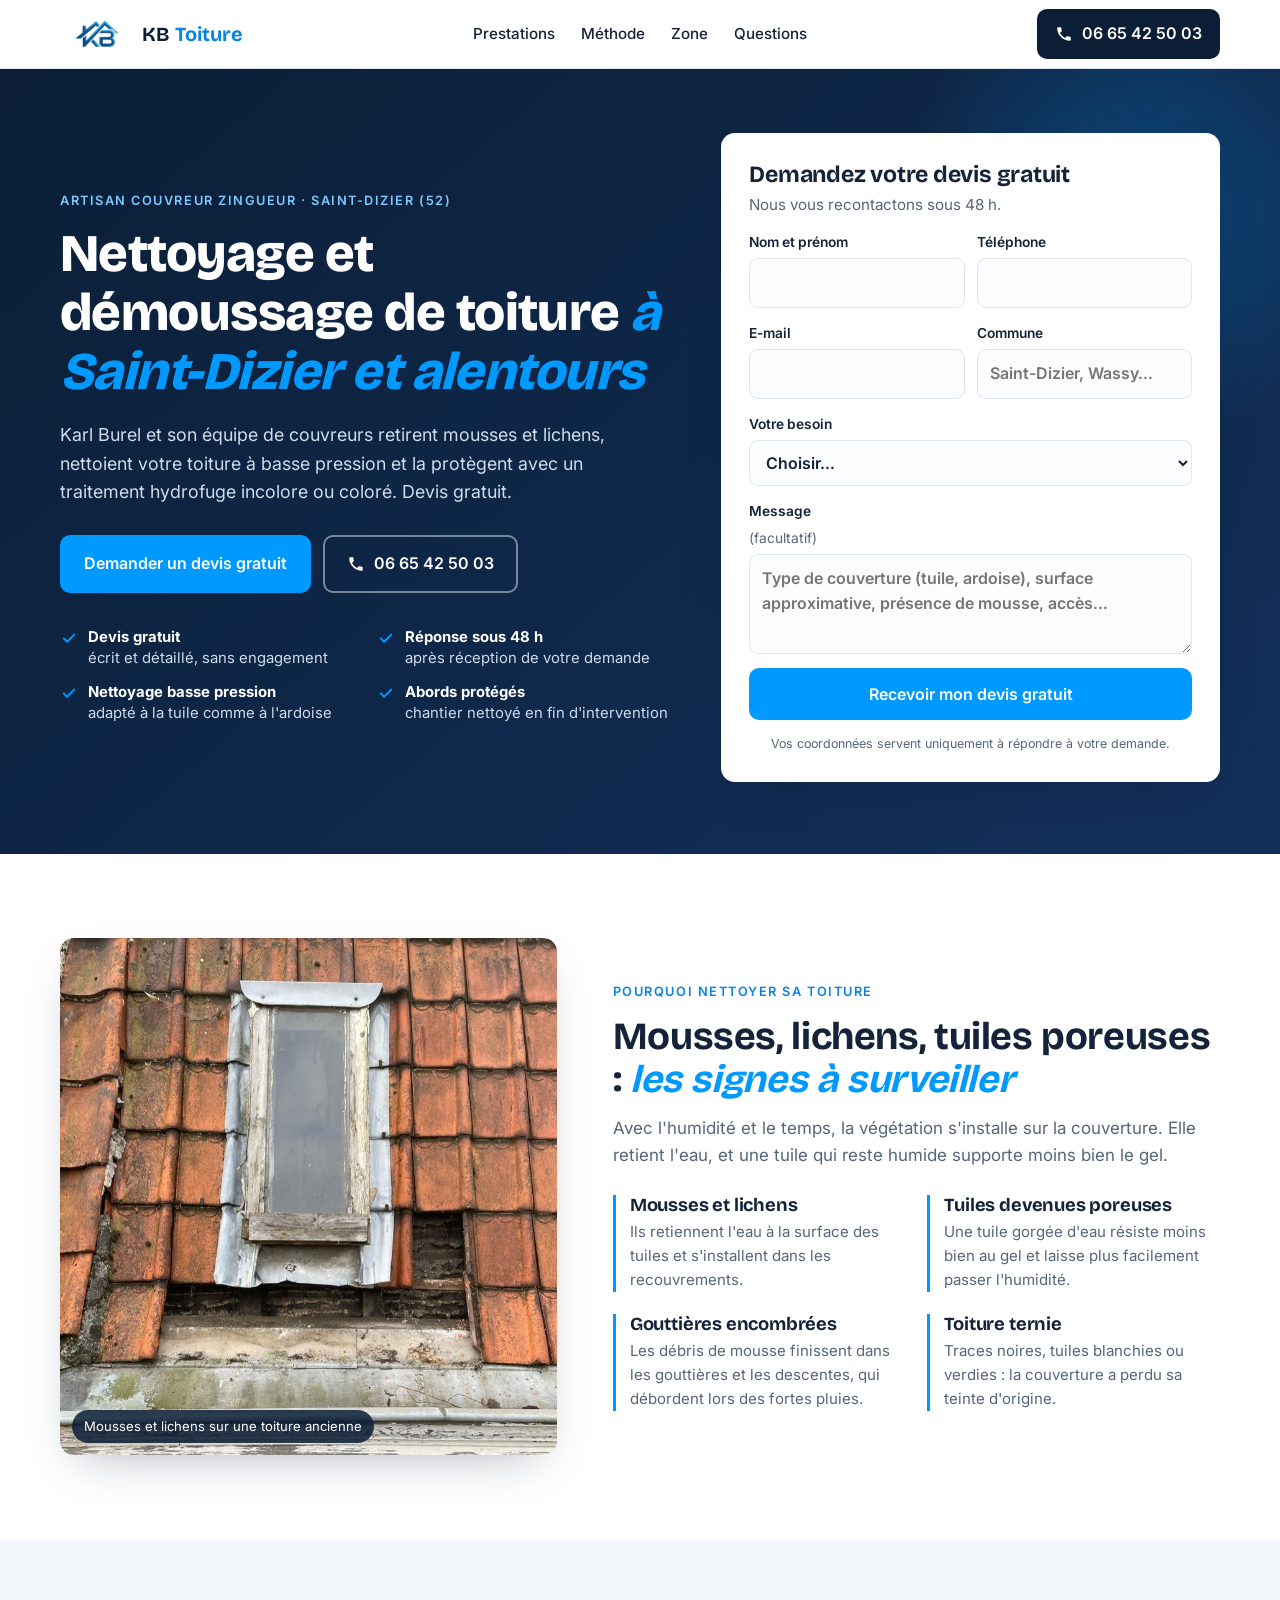
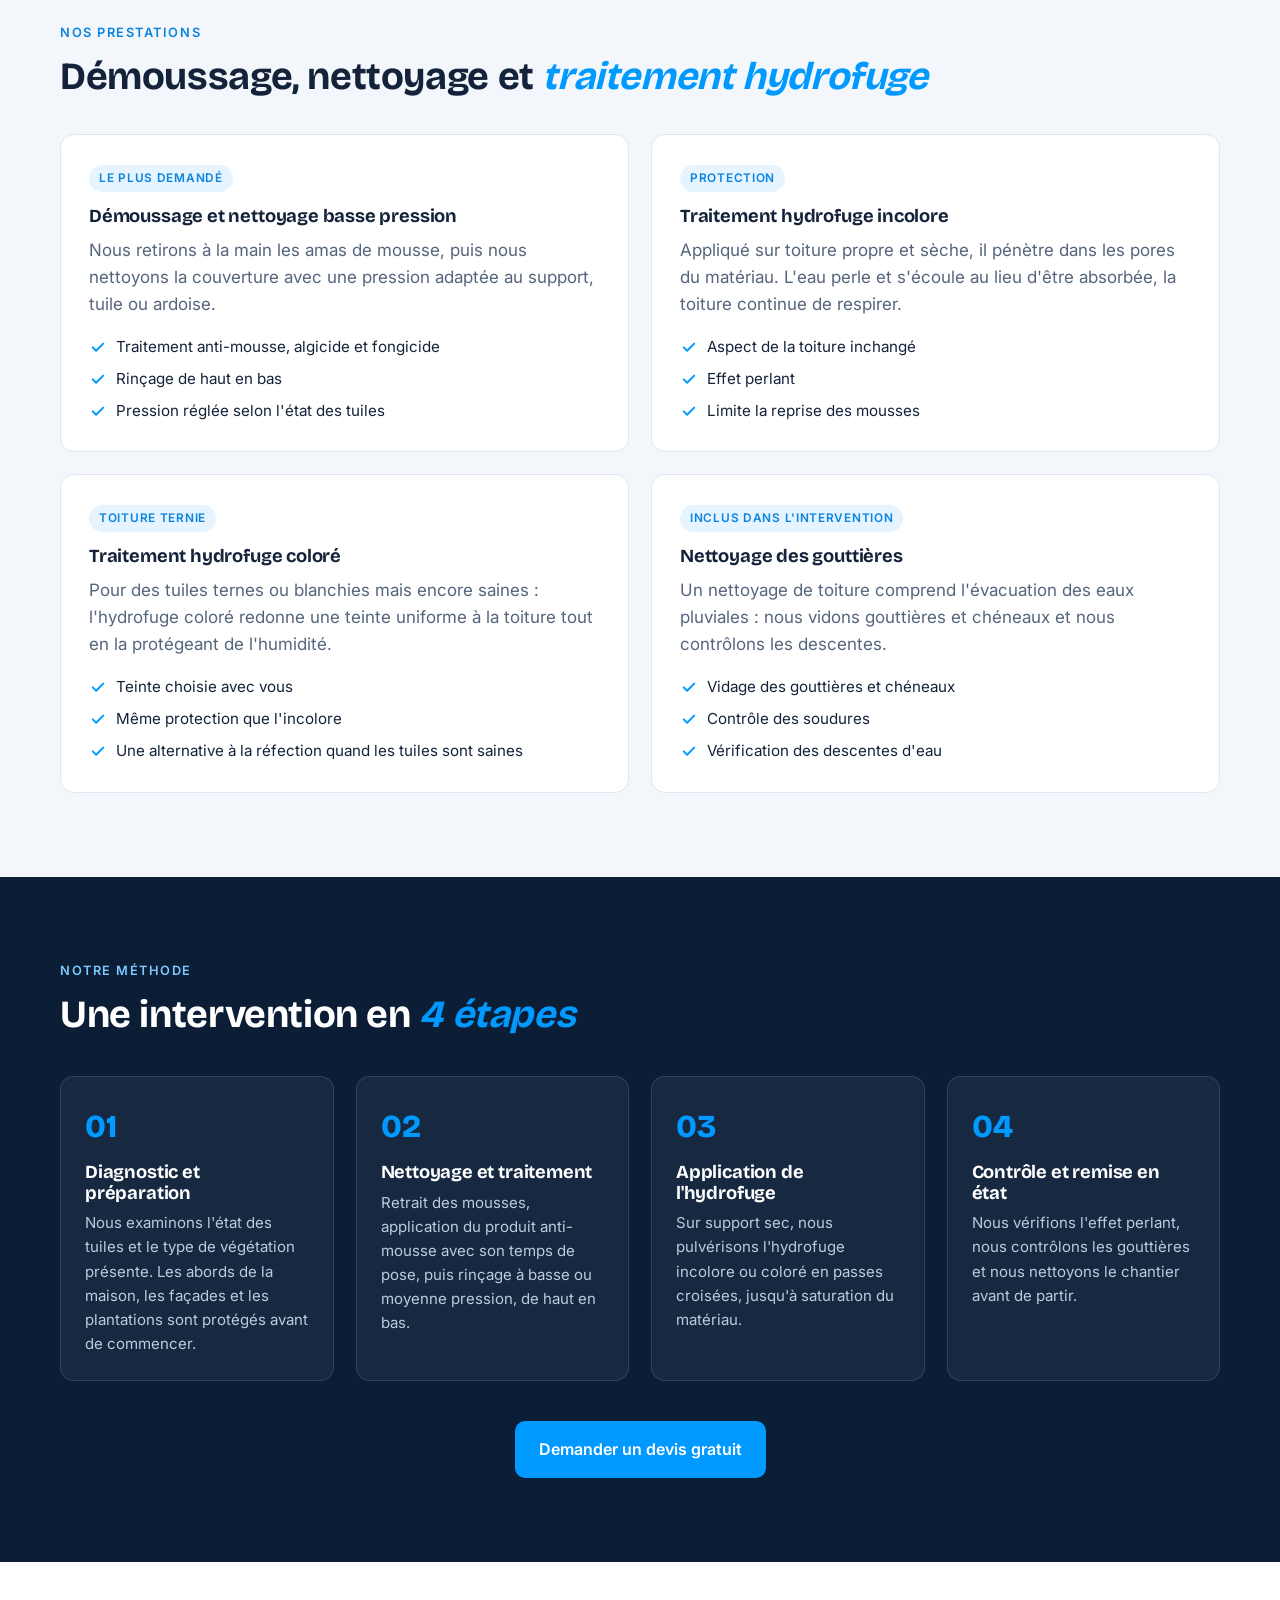
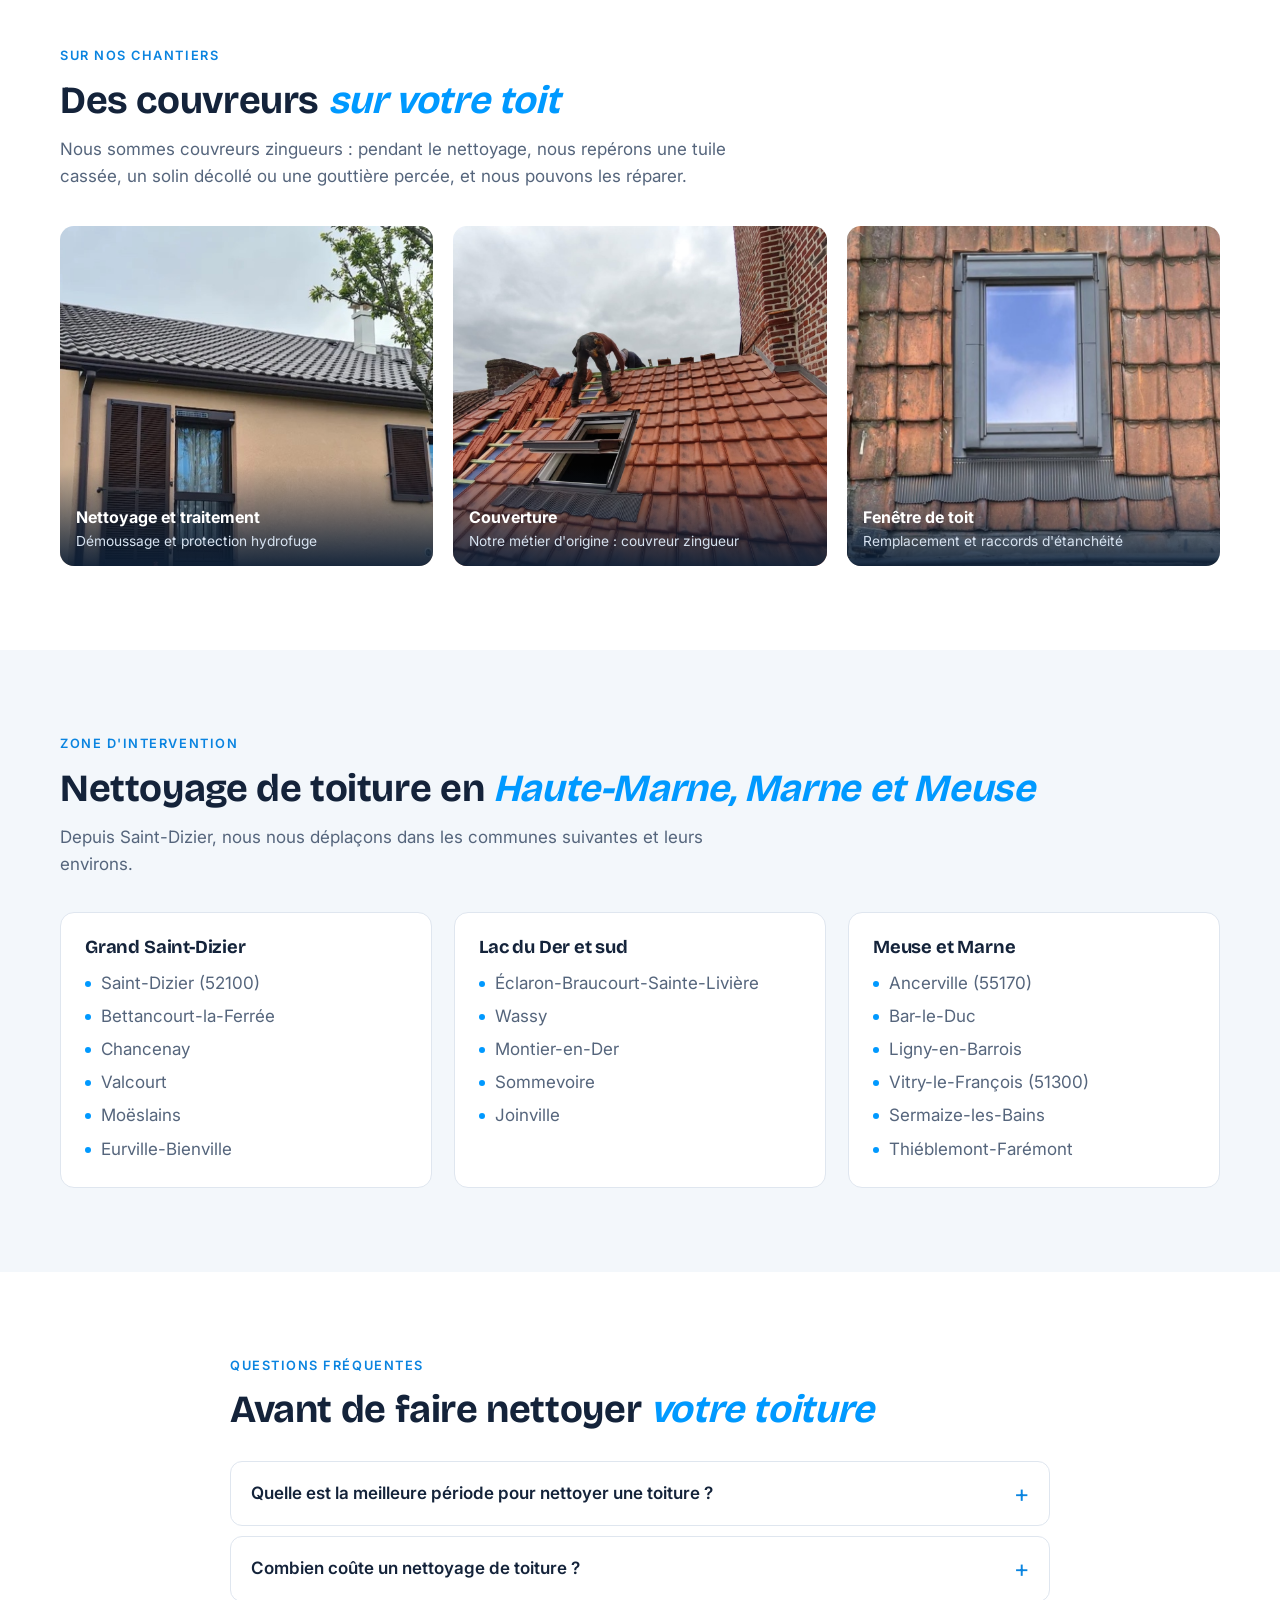
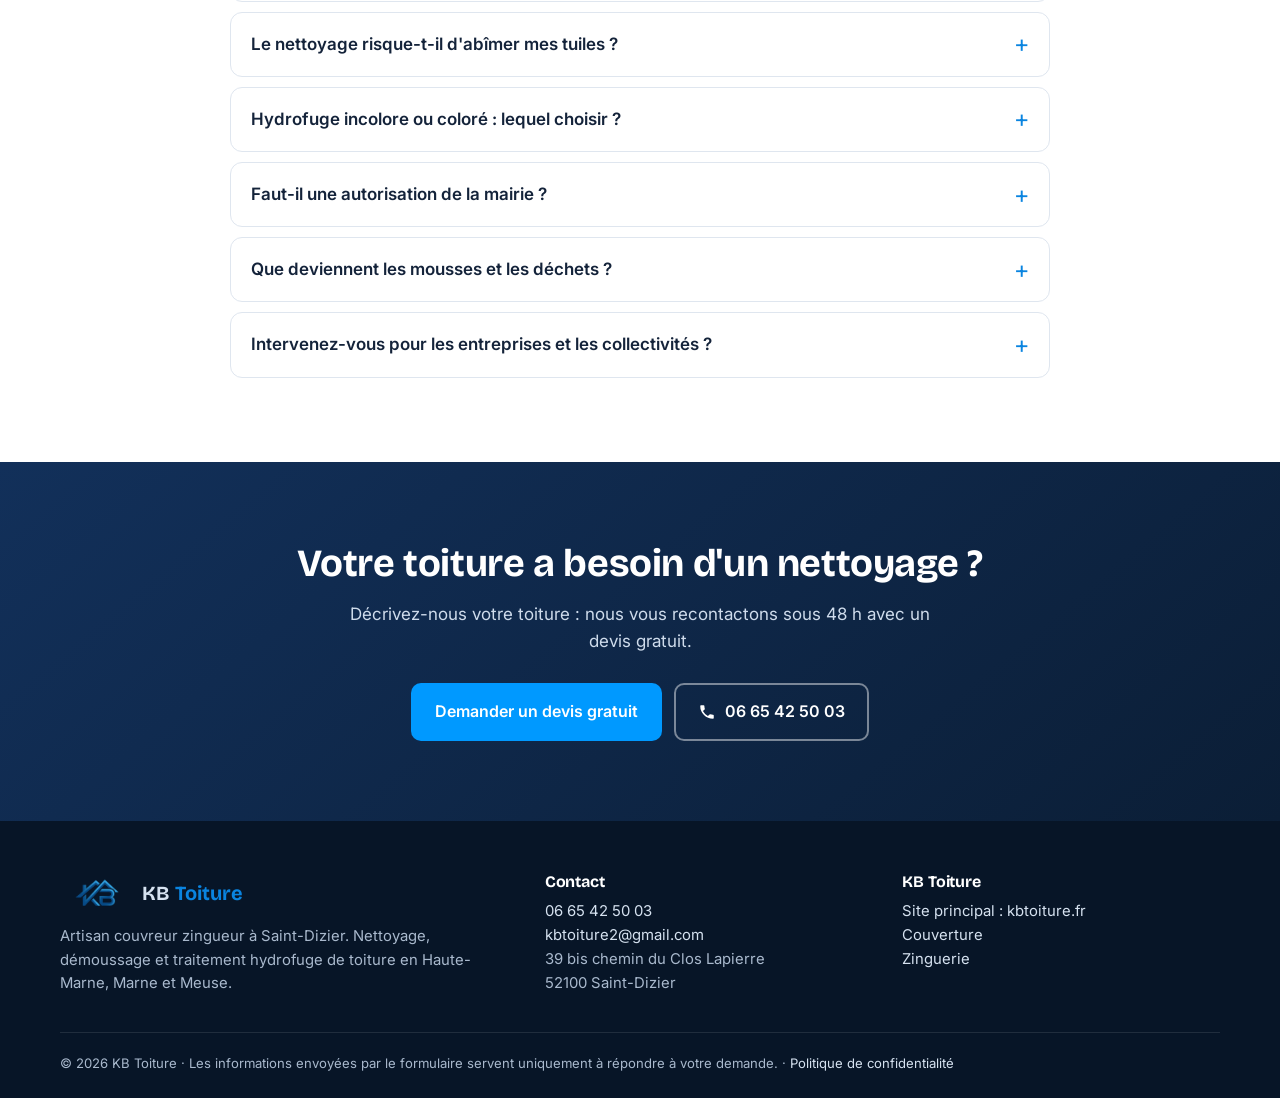
<file: index.html>
<!DOCTYPE html>
<html lang="fr">
<head>
<meta charset="utf-8">
<meta name="viewport" content="width=device-width, initial-scale=1">
<!-- GTM : renseigner GTM_ID dans build.py -->
<title>Nettoyage et démoussage de toiture à Saint-Dizier | KB Toiture</title>
<meta name="description" content="Démoussage, nettoyage basse pression et traitement hydrofuge de votre toiture à Saint-Dizier et alentours (52, 51, 55). Devis gratuit, réponse sous 48 h.">
<meta name="robots" content="noindex, follow">
<link rel="canonical" href="https://cleanibat.github.io/kb-toiture-lp/">
<meta property="og:type" content="website">
<meta property="og:locale" content="fr_FR">
<meta property="og:title" content="Nettoyage et démoussage de toiture à Saint-Dizier | KB Toiture">
<meta property="og:description" content="Démoussage, nettoyage basse pression et traitement hydrofuge de votre toiture à Saint-Dizier et alentours (52, 51, 55). Devis gratuit, réponse sous 48 h.">
<meta property="og:image" content="https://cleanibat.github.io/kb-toiture-lp/img/pose-tuiles.jpg">
<meta property="og:url" content="https://cleanibat.github.io/kb-toiture-lp/">
<meta name="theme-color" content="#0B1E36">
<link rel="icon" type="image/png" href="img/favicon.png">
<link rel="preconnect" href="https://fonts.googleapis.com">
<link rel="preconnect" href="https://fonts.gstatic.com" crossorigin>
<link href="https://fonts.googleapis.com/css2?family=Bricolage+Grotesque:opsz,wght@12..96,600;12..96,700;12..96,800&family=Inter:wght@400;500;600&display=swap" rel="stylesheet">
<link rel="stylesheet" href="style.css">
<script type="application/ld+json">{"@context": "https://schema.org", "@type": "RoofingContractor", "name": "KB Toiture", "url": "https://kbtoiture.fr/", "telephone": "+33665425003", "email": "kbtoiture2@gmail.com", "image": "https://cleanibat.github.io/kb-toiture-lp/img/pose-tuiles.jpg", "address": {"@type": "PostalAddress", "streetAddress": "39 bis chemin du Clos Lapierre", "postalCode": "52100", "addressLocality": "Saint-Dizier", "addressCountry": "FR"}, "areaServed": ["Saint-Dizier (52100)", "Bettancourt-la-Ferrée", "Chancenay", "Valcourt", "Moëslains", "Eurville-Bienville", "Éclaron-Braucourt-Sainte-Livière", "Wassy", "Montier-en-Der", "Sommevoire", "Joinville", "Ancerville (55170)", "Bar-le-Duc", "Ligny-en-Barrois", "Vitry-le-François (51300)", "Sermaize-les-Bains", "Thiéblemont-Farémont"]}</script>
<script type="application/ld+json">{"@context": "https://schema.org", "@type": "FAQPage", "mainEntity": [{"@type": "Question", "name": "Quelle est la meilleure période pour nettoyer une toiture ?", "acceptedAnswer": {"@type": "Answer", "text": "Le nettoyage se fait en toute saison. Nous fixons la date d'intervention en fonction de la météo, l'hydrofuge s'appliquant sur un support sec."}}, {"@type": "Question", "name": "Combien coûte un nettoyage de toiture ?", "acceptedAnswer": {"@type": "Answer", "text": "Le prix dépend de la surface, de la pente, de l'accès, de l'état des tuiles et du traitement choisi (démoussage seul, hydrofuge incolore ou coloré). Nous vous remettons un devis gratuit, écrit et détaillé, après avoir vu la toiture ou vos photos."}}, {"@type": "Question", "name": "Le nettoyage risque-t-il d'abîmer mes tuiles ?", "acceptedAnswer": {"@type": "Answer", "text": "Nous travaillons à basse ou moyenne pression, réglée selon le support, après avoir retiré les mousses à la main. Si des tuiles sont cassées ou trop fragiles, nous vous le signalons avant d'intervenir : nous sommes couvreurs et pouvons les remplacer."}}, {"@type": "Question", "name": "Hydrofuge incolore ou coloré : lequel choisir ?", "acceptedAnswer": {"@type": "Answer", "text": "L'incolore protège sans modifier l'aspect de la toiture. Le coloré convient aux tuiles ternies ou blanchies que vous souhaitez raviver. Nous vous conseillons au cas par cas lors du diagnostic."}}, {"@type": "Question", "name": "Faut-il une autorisation de la mairie ?", "acceptedAnswer": {"@type": "Answer", "text": "Un nettoyage ou un hydrofuge incolore ne modifient pas l'aspect de la maison et ne demandent pas de démarche. Si l'hydrofuge coloré change la teinte de la toiture, une déclaration préalable en mairie peut être nécessaire : renseignez-vous auprès de votre commune, surtout en secteur protégé."}}, {"@type": "Question", "name": "Que deviennent les mousses et les déchets ?", "acceptedAnswer": {"@type": "Answer", "text": "Les mousses retirées sont ramassées, les gouttières sont vidées et les abords sont nettoyés en fin de chantier."}}, {"@type": "Question", "name": "Intervenez-vous pour les entreprises et les collectivités ?", "acceptedAnswer": {"@type": "Answer", "text": "Oui. Nous intervenons pour les particuliers comme pour les professionnels, syndics et collectivités de Haute-Marne et des communes voisines de la Marne et de la Meuse."}}]}</script>
</head>
<body>
<header class="top">
  <div class="wrap top-in">
    <a class="brand" href="index.html" aria-label="KB Toiture"><img src="img/logo.png" width="92" height="50" alt="Logo KB Toiture"><span>KB <b>Toiture</b></span></a>
    <nav class="top-nav" aria-label="Sections"><a href="#prestations">Prestations</a><a href="#methode">Méthode</a><a href="#zone">Zone</a><a href="#faq">Questions</a></nav>
    <a class="btn btn-call" href="tel:+33665425003"><svg viewBox="0 0 24 24" width="18" height="18" aria-hidden="true"><path fill="currentColor" d="M6.6 10.8a15.1 15.1 0 0 0 6.6 6.6l2.2-2.2a1 1 0 0 1 1-.25 11.4 11.4 0 0 0 3.6.57 1 1 0 0 1 1 1V20a1 1 0 0 1-1 1A17 17 0 0 1 3 4a1 1 0 0 1 1-1h3.5a1 1 0 0 1 1 1c0 1.25.2 2.45.57 3.57a1 1 0 0 1-.25 1z"/></svg><span>06 65 42 50 03</span></a>
  </div>
</header>
<main>
<section class="hero">
  <div class="wrap hero-in">
    <div class="hero-txt">
      <p class="eyebrow">Artisan couvreur zingueur · Saint-Dizier (52)</p>
      <h1>Nettoyage et démoussage de toiture <em>à Saint-Dizier et alentours</em></h1>
      <p class="lead">Karl Burel et son équipe de couvreurs retirent mousses et lichens, nettoient votre toiture à basse pression et la protègent avec un traitement hydrofuge incolore ou coloré. Devis gratuit.</p>
      <div class="cta"><a href="#devis" class="btn btn-main">Demander un devis gratuit</a><a href="tel:+33665425003" class="btn btn-ghost"><svg viewBox="0 0 24 24" width="18" height="18" aria-hidden="true"><path fill="currentColor" d="M6.6 10.8a15.1 15.1 0 0 0 6.6 6.6l2.2-2.2a1 1 0 0 1 1-.25 11.4 11.4 0 0 0 3.6.57 1 1 0 0 1 1 1V20a1 1 0 0 1-1 1A17 17 0 0 1 3 4a1 1 0 0 1 1-1h3.5a1 1 0 0 1 1 1c0 1.25.2 2.45.57 3.57a1 1 0 0 1-.25 1z"/></svg><span>06 65 42 50 03</span></a></div>
      <ul class="reas"><li><svg viewBox="0 0 24 24" width="18" height="18" aria-hidden="true"><path fill="none" stroke="currentColor" stroke-width="2.6" stroke-linecap="round" stroke-linejoin="round" d="M5 12.5l4.5 4.5L19 7.5"/></svg><span><b>Devis gratuit</b> écrit et détaillé, sans engagement</span></li><li><svg viewBox="0 0 24 24" width="18" height="18" aria-hidden="true"><path fill="none" stroke="currentColor" stroke-width="2.6" stroke-linecap="round" stroke-linejoin="round" d="M5 12.5l4.5 4.5L19 7.5"/></svg><span><b>Réponse sous 48 h</b> après réception de votre demande</span></li><li><svg viewBox="0 0 24 24" width="18" height="18" aria-hidden="true"><path fill="none" stroke="currentColor" stroke-width="2.6" stroke-linecap="round" stroke-linejoin="round" d="M5 12.5l4.5 4.5L19 7.5"/></svg><span><b>Nettoyage basse pression</b> adapté à la tuile comme à l&#x27;ardoise</span></li><li><svg viewBox="0 0 24 24" width="18" height="18" aria-hidden="true"><path fill="none" stroke="currentColor" stroke-width="2.6" stroke-linecap="round" stroke-linejoin="round" d="M5 12.5l4.5 4.5L19 7.5"/></svg><span><b>Abords protégés</b> chantier nettoyé en fin d&#x27;intervention</span></li></ul>
    </div>
    <div class="hero-form" id="devis"><form id="devisForm" class="form" method="POST" action="contact.php">
  <h2>Demandez votre devis gratuit</h2>
  <p class="form-sub">Nous vous recontactons sous 48 h.</p>
  <input type="hidden" name="Source" value="LP Nettoyage de toiture">
  <input type="text" name="_honey" tabindex="-1" autocomplete="off" class="hp" aria-hidden="true">
  <div class="row"><label>Nom et prénom<input type="text" name="Nom" required autocomplete="name"></label>
  <label>Téléphone<input type="tel" name="Téléphone" required autocomplete="tel" inputmode="tel"></label></div>
  <div class="row"><label>E-mail<input type="email" name="Email" required autocomplete="email"></label>
  <label>Commune<input type="text" name="Localité" required autocomplete="address-level2" placeholder="Saint-Dizier, Wassy…"></label></div>
  <label>Votre besoin<select name="Besoin" required><option value="" disabled selected>Choisir…</option><option>Démoussage / nettoyage de toiture</option><option>Traitement hydrofuge incolore</option><option>Traitement hydrofuge coloré</option><option>Nettoyage des gouttières</option><option>Nettoyage + hydrofuge</option><option>Autre demande</option></select></label>
  <label>Message <span class="opt">(facultatif)</span><textarea name="Message" rows="3" placeholder="Type de couverture (tuile, ardoise), surface approximative, présence de mousse, accès…"></textarea></label>
  <button type="submit" class="btn btn-main" data-sending="Envoi…">Recevoir mon devis gratuit</button>
  <p class="form-note">Vos coordonnées servent uniquement à répondre à votre demande.</p>
</form></div>
  </div>
</section>

<section class="sec">
  <div class="wrap two">
    <figure class="photo"><img src="img/toiture-mousse.jpg" width="800" height="966" alt="Toiture ancienne en tuiles avec mousses et lichens avant intervention" loading="lazy"><figcaption>Mousses et lichens sur une toiture ancienne</figcaption></figure>
    <div>
      <p class="eyebrow">Pourquoi nettoyer sa toiture</p>
      <h2>Mousses, lichens, tuiles poreuses : <em>les signes à surveiller</em></h2>
      <p class="intro">Avec l'humidité et le temps, la végétation s'installe sur la couverture. Elle retient l'eau, et une tuile qui reste humide supporte moins bien le gel.</p>
      <ul class="signs"><li><h3>Mousses et lichens</h3><p>Ils retiennent l&#x27;eau à la surface des tuiles et s&#x27;installent dans les recouvrements.</p></li><li><h3>Tuiles devenues poreuses</h3><p>Une tuile gorgée d&#x27;eau résiste moins bien au gel et laisse plus facilement passer l&#x27;humidité.</p></li><li><h3>Gouttières encombrées</h3><p>Les débris de mousse finissent dans les gouttières et les descentes, qui débordent lors des fortes pluies.</p></li><li><h3>Toiture ternie</h3><p>Traces noires, tuiles blanchies ou verdies : la couverture a perdu sa teinte d&#x27;origine.</p></li></ul>
    </div>
  </div>
</section>

<section class="sec sec-alt" id="prestations">
  <div class="wrap">
    <p class="eyebrow">Nos prestations</p>
    <h2>Démoussage, nettoyage et <em>traitement hydrofuge</em></h2>
    <div class="cards"><article class="card"><span class="tag">Le plus demandé</span><h3>Démoussage et nettoyage basse pression</h3><p>Nous retirons à la main les amas de mousse, puis nous nettoyons la couverture avec une pression adaptée au support, tuile ou ardoise.</p><ul><li><svg viewBox="0 0 24 24" width="18" height="18" aria-hidden="true"><path fill="none" stroke="currentColor" stroke-width="2.6" stroke-linecap="round" stroke-linejoin="round" d="M5 12.5l4.5 4.5L19 7.5"/></svg>Traitement anti-mousse, algicide et fongicide</li><li><svg viewBox="0 0 24 24" width="18" height="18" aria-hidden="true"><path fill="none" stroke="currentColor" stroke-width="2.6" stroke-linecap="round" stroke-linejoin="round" d="M5 12.5l4.5 4.5L19 7.5"/></svg>Rinçage de haut en bas</li><li><svg viewBox="0 0 24 24" width="18" height="18" aria-hidden="true"><path fill="none" stroke="currentColor" stroke-width="2.6" stroke-linecap="round" stroke-linejoin="round" d="M5 12.5l4.5 4.5L19 7.5"/></svg>Pression réglée selon l&#x27;état des tuiles</li></ul></article><article class="card"><span class="tag">Protection</span><h3>Traitement hydrofuge incolore</h3><p>Appliqué sur toiture propre et sèche, il pénètre dans les pores du matériau. L&#x27;eau perle et s&#x27;écoule au lieu d&#x27;être absorbée, la toiture continue de respirer.</p><ul><li><svg viewBox="0 0 24 24" width="18" height="18" aria-hidden="true"><path fill="none" stroke="currentColor" stroke-width="2.6" stroke-linecap="round" stroke-linejoin="round" d="M5 12.5l4.5 4.5L19 7.5"/></svg>Aspect de la toiture inchangé</li><li><svg viewBox="0 0 24 24" width="18" height="18" aria-hidden="true"><path fill="none" stroke="currentColor" stroke-width="2.6" stroke-linecap="round" stroke-linejoin="round" d="M5 12.5l4.5 4.5L19 7.5"/></svg>Effet perlant</li><li><svg viewBox="0 0 24 24" width="18" height="18" aria-hidden="true"><path fill="none" stroke="currentColor" stroke-width="2.6" stroke-linecap="round" stroke-linejoin="round" d="M5 12.5l4.5 4.5L19 7.5"/></svg>Limite la reprise des mousses</li></ul></article><article class="card"><span class="tag">Toiture ternie</span><h3>Traitement hydrofuge coloré</h3><p>Pour des tuiles ternes ou blanchies mais encore saines : l&#x27;hydrofuge coloré redonne une teinte uniforme à la toiture tout en la protégeant de l&#x27;humidité.</p><ul><li><svg viewBox="0 0 24 24" width="18" height="18" aria-hidden="true"><path fill="none" stroke="currentColor" stroke-width="2.6" stroke-linecap="round" stroke-linejoin="round" d="M5 12.5l4.5 4.5L19 7.5"/></svg>Teinte choisie avec vous</li><li><svg viewBox="0 0 24 24" width="18" height="18" aria-hidden="true"><path fill="none" stroke="currentColor" stroke-width="2.6" stroke-linecap="round" stroke-linejoin="round" d="M5 12.5l4.5 4.5L19 7.5"/></svg>Même protection que l&#x27;incolore</li><li><svg viewBox="0 0 24 24" width="18" height="18" aria-hidden="true"><path fill="none" stroke="currentColor" stroke-width="2.6" stroke-linecap="round" stroke-linejoin="round" d="M5 12.5l4.5 4.5L19 7.5"/></svg>Une alternative à la réfection quand les tuiles sont saines</li></ul></article><article class="card"><span class="tag">Inclus dans l&#x27;intervention</span><h3>Nettoyage des gouttières</h3><p>Un nettoyage de toiture comprend l&#x27;évacuation des eaux pluviales : nous vidons gouttières et chéneaux et nous contrôlons les descentes.</p><ul><li><svg viewBox="0 0 24 24" width="18" height="18" aria-hidden="true"><path fill="none" stroke="currentColor" stroke-width="2.6" stroke-linecap="round" stroke-linejoin="round" d="M5 12.5l4.5 4.5L19 7.5"/></svg>Vidage des gouttières et chéneaux</li><li><svg viewBox="0 0 24 24" width="18" height="18" aria-hidden="true"><path fill="none" stroke="currentColor" stroke-width="2.6" stroke-linecap="round" stroke-linejoin="round" d="M5 12.5l4.5 4.5L19 7.5"/></svg>Contrôle des soudures</li><li><svg viewBox="0 0 24 24" width="18" height="18" aria-hidden="true"><path fill="none" stroke="currentColor" stroke-width="2.6" stroke-linecap="round" stroke-linejoin="round" d="M5 12.5l4.5 4.5L19 7.5"/></svg>Vérification des descentes d&#x27;eau</li></ul></article></div>
  </div>
</section>

<section class="sec sec-dark" id="methode">
  <div class="wrap">
    <p class="eyebrow">Notre méthode</p>
    <h2>Une intervention en <em>4 étapes</em></h2>
    <ol class="steps"><li><span class="num">01</span><h3>Diagnostic et préparation</h3><p>Nous examinons l&#x27;état des tuiles et le type de végétation présente. Les abords de la maison, les façades et les plantations sont protégés avant de commencer.</p></li><li><span class="num">02</span><h3>Nettoyage et traitement</h3><p>Retrait des mousses, application du produit anti-mousse avec son temps de pose, puis rinçage à basse ou moyenne pression, de haut en bas.</p></li><li><span class="num">03</span><h3>Application de l&#x27;hydrofuge</h3><p>Sur support sec, nous pulvérisons l&#x27;hydrofuge incolore ou coloré en passes croisées, jusqu&#x27;à saturation du matériau.</p></li><li><span class="num">04</span><h3>Contrôle et remise en état</h3><p>Nous vérifions l&#x27;effet perlant, nous contrôlons les gouttières et nous nettoyons le chantier avant de partir.</p></li></ol>
    <div class="cta center"><a href="#devis" class="btn btn-main">Demander un devis gratuit</a></div>
  </div>
</section>

<section class="sec">
  <div class="wrap">
    <p class="eyebrow">Sur nos chantiers</p>
    <h2>Des couvreurs <em>sur votre toit</em></h2>
    <p class="intro">Nous sommes couvreurs zingueurs : pendant le nettoyage, nous repérons une tuile cassée, un solin décollé ou une gouttière percée, et nous pouvons les réparer.</p>
    <div class="gallery"><figure><img src="img/toiture-nettoyee.jpg" width="680" height="510" alt="Toiture en tuiles après nettoyage et traitement hydrofuge" loading="lazy"><figcaption><b>Nettoyage et traitement</b>Démoussage et protection hydrofuge</figcaption></figure><figure><img src="img/pose-tuiles.jpg" width="1400" height="1050" alt="Couvreurs de KB Toiture posant des tuiles neuves autour d&#x27;une fenêtre de toit" loading="lazy"><figcaption><b>Couverture</b>Notre métier d&#x27;origine : couvreur zingueur</figcaption></figure><figure><img src="img/fenetre-de-toit.jpg" width="800" height="966" alt="Fenêtre de toit neuve posée sur une toiture en tuiles anciennes" loading="lazy"><figcaption><b>Fenêtre de toit</b>Remplacement et raccords d&#x27;étanchéité</figcaption></figure></div>
  </div>
</section>

<section class="sec sec-alt" id="zone">
  <div class="wrap">
    <p class="eyebrow">Zone d'intervention</p>
    <h2>Nettoyage de toiture en <em>Haute-Marne, Marne et Meuse</em></h2>
    <p class="intro">Depuis Saint-Dizier, nous nous déplaçons dans les communes suivantes et leurs environs.</p>
    <div class="zones"><div><h3>Grand Saint-Dizier</h3><ul><li>Saint-Dizier (52100)</li><li>Bettancourt-la-Ferrée</li><li>Chancenay</li><li>Valcourt</li><li>Moëslains</li><li>Eurville-Bienville</li></ul></div><div><h3>Lac du Der et sud</h3><ul><li>Éclaron-Braucourt-Sainte-Livière</li><li>Wassy</li><li>Montier-en-Der</li><li>Sommevoire</li><li>Joinville</li></ul></div><div><h3>Meuse et Marne</h3><ul><li>Ancerville (55170)</li><li>Bar-le-Duc</li><li>Ligny-en-Barrois</li><li>Vitry-le-François (51300)</li><li>Sermaize-les-Bains</li><li>Thiéblemont-Farémont</li></ul></div></div>
  </div>
</section>

<section class="sec" id="faq">
  <div class="wrap narrow">
    <p class="eyebrow">Questions fréquentes</p>
    <h2>Avant de faire nettoyer <em>votre toiture</em></h2>
    <div class="faq"><details><summary>Quelle est la meilleure période pour nettoyer une toiture ?</summary><p>Le nettoyage se fait en toute saison. Nous fixons la date d&#x27;intervention en fonction de la météo, l&#x27;hydrofuge s&#x27;appliquant sur un support sec.</p></details><details><summary>Combien coûte un nettoyage de toiture ?</summary><p>Le prix dépend de la surface, de la pente, de l&#x27;accès, de l&#x27;état des tuiles et du traitement choisi (démoussage seul, hydrofuge incolore ou coloré). Nous vous remettons un devis gratuit, écrit et détaillé, après avoir vu la toiture ou vos photos.</p></details><details><summary>Le nettoyage risque-t-il d&#x27;abîmer mes tuiles ?</summary><p>Nous travaillons à basse ou moyenne pression, réglée selon le support, après avoir retiré les mousses à la main. Si des tuiles sont cassées ou trop fragiles, nous vous le signalons avant d&#x27;intervenir : nous sommes couvreurs et pouvons les remplacer.</p></details><details><summary>Hydrofuge incolore ou coloré : lequel choisir ?</summary><p>L&#x27;incolore protège sans modifier l&#x27;aspect de la toiture. Le coloré convient aux tuiles ternies ou blanchies que vous souhaitez raviver. Nous vous conseillons au cas par cas lors du diagnostic.</p></details><details><summary>Faut-il une autorisation de la mairie ?</summary><p>Un nettoyage ou un hydrofuge incolore ne modifient pas l&#x27;aspect de la maison et ne demandent pas de démarche. Si l&#x27;hydrofuge coloré change la teinte de la toiture, une déclaration préalable en mairie peut être nécessaire : renseignez-vous auprès de votre commune, surtout en secteur protégé.</p></details><details><summary>Que deviennent les mousses et les déchets ?</summary><p>Les mousses retirées sont ramassées, les gouttières sont vidées et les abords sont nettoyés en fin de chantier.</p></details><details><summary>Intervenez-vous pour les entreprises et les collectivités ?</summary><p>Oui. Nous intervenons pour les particuliers comme pour les professionnels, syndics et collectivités de Haute-Marne et des communes voisines de la Marne et de la Meuse.</p></details></div>
  </div>
</section>

<section class="final">
  <div class="wrap">
    <h2>Votre toiture a besoin d'un nettoyage ?</h2>
    <p>Décrivez-nous votre toiture : nous vous recontactons sous 48 h avec un devis gratuit.</p>
    <div class="cta center"><a href="#devis" class="btn btn-main">Demander un devis gratuit</a><a href="tel:+33665425003" class="btn btn-ghost"><svg viewBox="0 0 24 24" width="18" height="18" aria-hidden="true"><path fill="currentColor" d="M6.6 10.8a15.1 15.1 0 0 0 6.6 6.6l2.2-2.2a1 1 0 0 1 1-.25 11.4 11.4 0 0 0 3.6.57 1 1 0 0 1 1 1V20a1 1 0 0 1-1 1A17 17 0 0 1 3 4a1 1 0 0 1 1-1h3.5a1 1 0 0 1 1 1c0 1.25.2 2.45.57 3.57a1 1 0 0 1-.25 1z"/></svg><span>06 65 42 50 03</span></a></div>
  </div>
</section>
</main>
<footer class="foot">
  <div class="wrap foot-in">
    <div><a class="brand brand-light" href="index.html"><img src="img/logo.png" width="92" height="50" alt="" loading="lazy"><span>KB <b>Toiture</b></span></a>
      <p>Artisan couvreur zingueur à Saint-Dizier. Nettoyage, démoussage et traitement hydrofuge de toiture en Haute-Marne, Marne et Meuse.</p></div>
    <div><h3>Contact</h3><p><a href="tel:+33665425003">06 65 42 50 03</a><br><a href="mailto:kbtoiture2@gmail.com">kbtoiture2@gmail.com</a><br>39 bis chemin du Clos Lapierre<br>52100 Saint-Dizier</p></div>
    <div><h3>KB Toiture</h3><p><a href="https://kbtoiture.fr/">Site principal : kbtoiture.fr</a><br><a href="https://kbtoiture.fr/couverture">Couverture</a><br><a href="https://kbtoiture.fr/zinguerie">Zinguerie</a></p></div>
  </div>
  <div class="wrap foot-legal">© <span id="year">2026</span> KB Toiture · Les informations envoyées par le formulaire servent uniquement à répondre à votre demande. · <a href="confidentialite.html">Politique de confidentialité</a></div>
</footer>
<div class="mbar"><a href="tel:+33665425003" class="mbar-call"><svg viewBox="0 0 24 24" width="18" height="18" aria-hidden="true"><path fill="currentColor" d="M6.6 10.8a15.1 15.1 0 0 0 6.6 6.6l2.2-2.2a1 1 0 0 1 1-.25 11.4 11.4 0 0 0 3.6.57 1 1 0 0 1 1 1V20a1 1 0 0 1-1 1A17 17 0 0 1 3 4a1 1 0 0 1 1-1h3.5a1 1 0 0 1 1 1c0 1.25.2 2.45.57 3.57a1 1 0 0 1-.25 1z"/></svg> Appeler</a><a href="#devis" class="mbar-form">Devis gratuit</a></div>
<script src="main.js" defer></script>
</body>
</html>
</file>
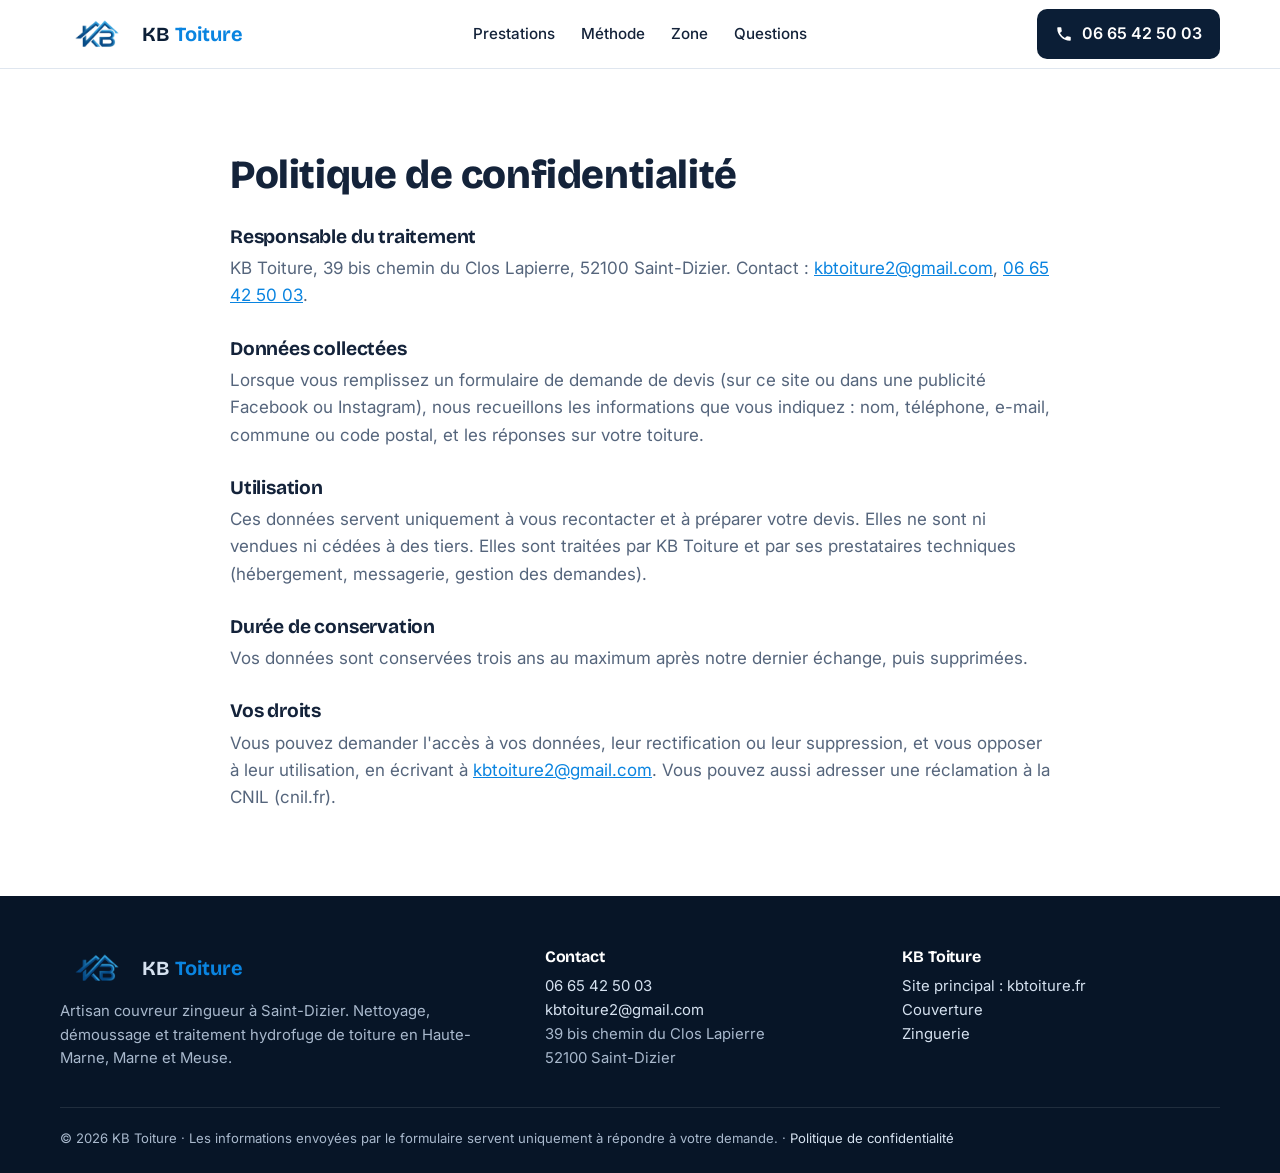
<file: confidentialite.html>
<!DOCTYPE html>
<html lang="fr">
<head>
<meta charset="utf-8">
<meta name="viewport" content="width=device-width, initial-scale=1">
<!-- GTM : renseigner GTM_ID dans build.py -->
<title>Politique de confidentialité | KB Toiture</title>
<meta name="description" content="Politique de confidentialité de KB Toiture.">
<meta name="robots" content="noindex, follow">
<link rel="canonical" href="https://cleanibat.github.io/kb-toiture-lp/confidentialite.html">
<meta property="og:type" content="website">
<meta property="og:locale" content="fr_FR">
<meta property="og:title" content="Politique de confidentialité | KB Toiture">
<meta property="og:description" content="Politique de confidentialité de KB Toiture.">
<meta property="og:image" content="https://cleanibat.github.io/kb-toiture-lp/img/pose-tuiles.jpg">
<meta property="og:url" content="https://cleanibat.github.io/kb-toiture-lp/confidentialite.html">
<meta name="theme-color" content="#0B1E36">
<link rel="icon" type="image/png" href="img/favicon.png">
<link rel="preconnect" href="https://fonts.googleapis.com">
<link rel="preconnect" href="https://fonts.gstatic.com" crossorigin>
<link href="https://fonts.googleapis.com/css2?family=Bricolage+Grotesque:opsz,wght@12..96,600;12..96,700;12..96,800&family=Inter:wght@400;500;600&display=swap" rel="stylesheet">
<link rel="stylesheet" href="style.css">

</head>
<body>
<header class="top">
  <div class="wrap top-in">
    <a class="brand" href="index.html" aria-label="KB Toiture"><img src="img/logo.png" width="92" height="50" alt="Logo KB Toiture"><span>KB <b>Toiture</b></span></a>
    <nav class="top-nav" aria-label="Sections"><a href="#prestations">Prestations</a><a href="#methode">Méthode</a><a href="#zone">Zone</a><a href="#faq">Questions</a></nav>
    <a class="btn btn-call" href="tel:+33665425003"><svg viewBox="0 0 24 24" width="18" height="18" aria-hidden="true"><path fill="currentColor" d="M6.6 10.8a15.1 15.1 0 0 0 6.6 6.6l2.2-2.2a1 1 0 0 1 1-.25 11.4 11.4 0 0 0 3.6.57 1 1 0 0 1 1 1V20a1 1 0 0 1-1 1A17 17 0 0 1 3 4a1 1 0 0 1 1-1h3.5a1 1 0 0 1 1 1c0 1.25.2 2.45.57 3.57a1 1 0 0 1-.25 1z"/></svg><span>06 65 42 50 03</span></a>
  </div>
</header>
<main>
<section class="sec">
  <div class="wrap narrow legal">
    <h1>Politique de confidentialité</h1>
    <h2>Responsable du traitement</h2>
    <p>KB Toiture, 39 bis chemin du Clos Lapierre, 52100 Saint-Dizier. Contact : <a href="mailto:kbtoiture2@gmail.com">kbtoiture2@gmail.com</a>, <a href="tel:+33665425003">06 65 42 50 03</a>.</p>
    <h2>Données collectées</h2>
    <p>Lorsque vous remplissez un formulaire de demande de devis (sur ce site ou dans une publicité Facebook ou Instagram), nous recueillons les informations que vous indiquez : nom, téléphone, e-mail, commune ou code postal, et les réponses sur votre toiture.</p>
    <h2>Utilisation</h2>
    <p>Ces données servent uniquement à vous recontacter et à préparer votre devis. Elles ne sont ni vendues ni cédées à des tiers. Elles sont traitées par KB Toiture et par ses prestataires techniques (hébergement, messagerie, gestion des demandes).</p>
    <h2>Durée de conservation</h2>
    <p>Vos données sont conservées trois ans au maximum après notre dernier échange, puis supprimées.</p>
    <h2>Vos droits</h2>
    <p>Vous pouvez demander l'accès à vos données, leur rectification ou leur suppression, et vous opposer à leur utilisation, en écrivant à <a href="mailto:kbtoiture2@gmail.com">kbtoiture2@gmail.com</a>. Vous pouvez aussi adresser une réclamation à la CNIL (cnil.fr).</p>
  </div>
</section>
</main>
<footer class="foot">
  <div class="wrap foot-in">
    <div><a class="brand brand-light" href="index.html"><img src="img/logo.png" width="92" height="50" alt="" loading="lazy"><span>KB <b>Toiture</b></span></a>
      <p>Artisan couvreur zingueur à Saint-Dizier. Nettoyage, démoussage et traitement hydrofuge de toiture en Haute-Marne, Marne et Meuse.</p></div>
    <div><h3>Contact</h3><p><a href="tel:+33665425003">06 65 42 50 03</a><br><a href="mailto:kbtoiture2@gmail.com">kbtoiture2@gmail.com</a><br>39 bis chemin du Clos Lapierre<br>52100 Saint-Dizier</p></div>
    <div><h3>KB Toiture</h3><p><a href="https://kbtoiture.fr/">Site principal : kbtoiture.fr</a><br><a href="https://kbtoiture.fr/couverture">Couverture</a><br><a href="https://kbtoiture.fr/zinguerie">Zinguerie</a></p></div>
  </div>
  <div class="wrap foot-legal">© <span id="year">2026</span> KB Toiture · Les informations envoyées par le formulaire servent uniquement à répondre à votre demande. · <a href="confidentialite.html">Politique de confidentialité</a></div>
</footer>
<div class="mbar"><a href="tel:+33665425003" class="mbar-call"><svg viewBox="0 0 24 24" width="18" height="18" aria-hidden="true"><path fill="currentColor" d="M6.6 10.8a15.1 15.1 0 0 0 6.6 6.6l2.2-2.2a1 1 0 0 1 1-.25 11.4 11.4 0 0 0 3.6.57 1 1 0 0 1 1 1V20a1 1 0 0 1-1 1A17 17 0 0 1 3 4a1 1 0 0 1 1-1h3.5a1 1 0 0 1 1 1c0 1.25.2 2.45.57 3.57a1 1 0 0 1-.25 1z"/></svg> Appeler</a><a href="#devis" class="mbar-form">Devis gratuit</a></div>
<script src="main.js" defer></script>
</body>
</html>
</file>
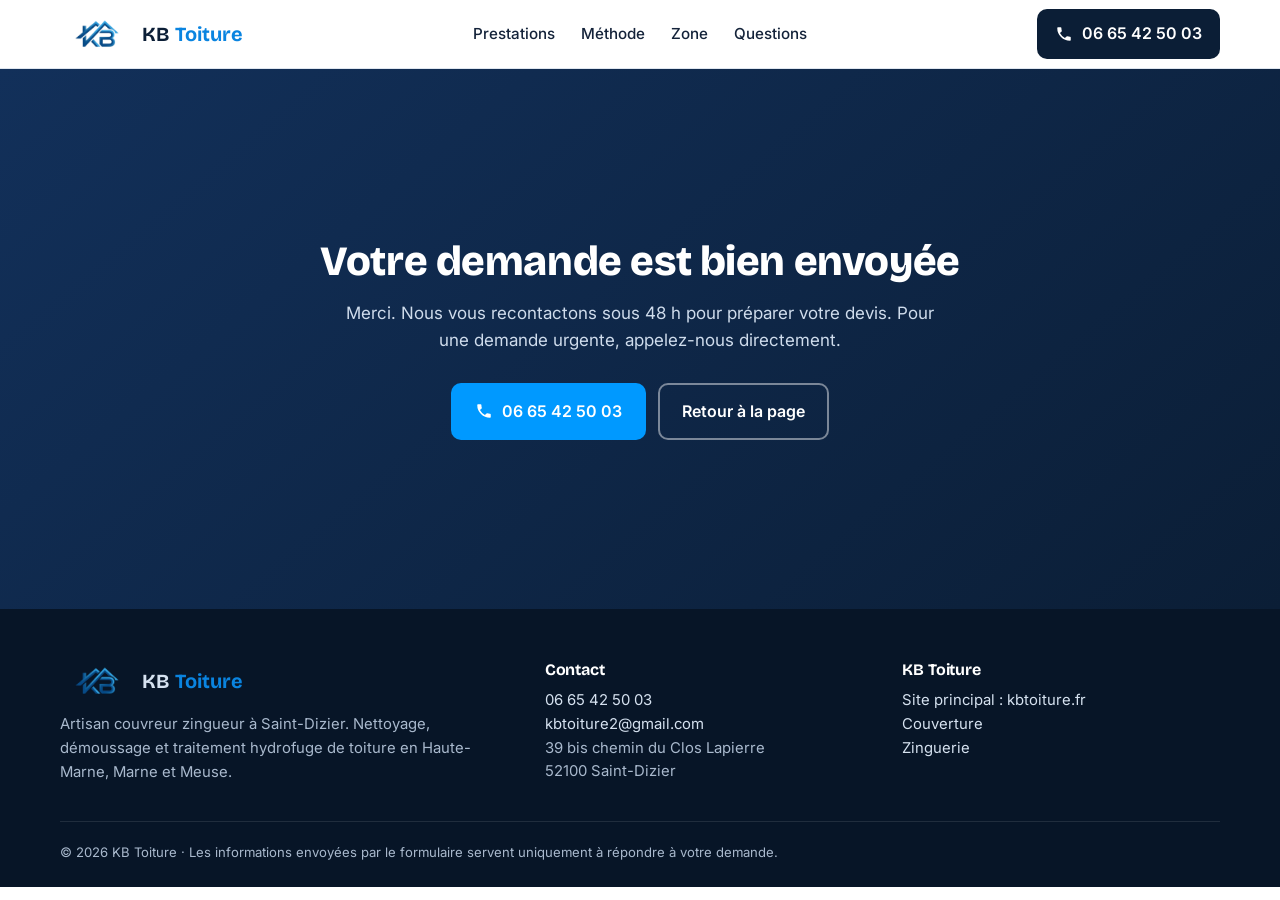
<file: merci.html>
<!DOCTYPE html>
<html lang="fr">
<head>
<meta charset="utf-8">
<meta name="viewport" content="width=device-width, initial-scale=1">
<!-- GTM : renseigner GTM_ID dans build.py -->
<title>Demande envoyée | KB Toiture</title>
<meta name="description" content="Votre demande de devis a bien été envoyée à KB Toiture.">
<meta name="robots" content="noindex, nofollow">
<link rel="canonical" href="https://cleanibat.github.io/kb-toiture-lp/merci.html">
<meta property="og:type" content="website">
<meta property="og:locale" content="fr_FR">
<meta property="og:title" content="Demande envoyée | KB Toiture">
<meta property="og:description" content="Votre demande de devis a bien été envoyée à KB Toiture.">
<meta property="og:image" content="https://cleanibat.github.io/kb-toiture-lp/img/pose-tuiles.jpg">
<meta property="og:url" content="https://cleanibat.github.io/kb-toiture-lp/merci.html">
<meta name="theme-color" content="#0B1E36">
<link rel="icon" type="image/png" href="img/favicon.png">
<link rel="preconnect" href="https://fonts.googleapis.com">
<link rel="preconnect" href="https://fonts.gstatic.com" crossorigin>
<link href="https://fonts.googleapis.com/css2?family=Bricolage+Grotesque:opsz,wght@12..96,600;12..96,700;12..96,800&family=Inter:wght@400;500;600&display=swap" rel="stylesheet">
<link rel="stylesheet" href="style.css">

</head>
<body>
<header class="top">
  <div class="wrap top-in">
    <a class="brand" href="index.html" aria-label="KB Toiture"><img src="img/logo.png" width="92" height="50" alt="Logo KB Toiture"><span>KB <b>Toiture</b></span></a>
    <nav class="top-nav" aria-label="Sections"><a href="#prestations">Prestations</a><a href="#methode">Méthode</a><a href="#zone">Zone</a><a href="#faq">Questions</a></nav>
    <a class="btn btn-call" href="tel:+33665425003"><svg viewBox="0 0 24 24" width="18" height="18" aria-hidden="true"><path fill="currentColor" d="M6.6 10.8a15.1 15.1 0 0 0 6.6 6.6l2.2-2.2a1 1 0 0 1 1-.25 11.4 11.4 0 0 0 3.6.57 1 1 0 0 1 1 1V20a1 1 0 0 1-1 1A17 17 0 0 1 3 4a1 1 0 0 1 1-1h3.5a1 1 0 0 1 1 1c0 1.25.2 2.45.57 3.57a1 1 0 0 1-.25 1z"/></svg><span>06 65 42 50 03</span></a>
  </div>
</header>
<main>
<section class="final thanks">
  <div class="wrap">
    <h1>Votre demande est bien envoyée</h1>
    <p>Merci. Nous vous recontactons sous 48 h pour préparer votre devis. Pour une demande urgente, appelez-nous directement.</p>
    <div class="cta center"><a href="tel:+33665425003" class="btn btn-main"><svg viewBox="0 0 24 24" width="18" height="18" aria-hidden="true"><path fill="currentColor" d="M6.6 10.8a15.1 15.1 0 0 0 6.6 6.6l2.2-2.2a1 1 0 0 1 1-.25 11.4 11.4 0 0 0 3.6.57 1 1 0 0 1 1 1V20a1 1 0 0 1-1 1A17 17 0 0 1 3 4a1 1 0 0 1 1-1h3.5a1 1 0 0 1 1 1c0 1.25.2 2.45.57 3.57a1 1 0 0 1-.25 1z"/></svg><span>06 65 42 50 03</span></a><a href="index.html" class="btn btn-ghost">Retour à la page</a></div>
  </div>
</section>
</main>
<footer class="foot">
  <div class="wrap foot-in">
    <div><a class="brand brand-light" href="index.html"><img src="img/logo.png" width="92" height="50" alt="" loading="lazy"><span>KB <b>Toiture</b></span></a>
      <p>Artisan couvreur zingueur à Saint-Dizier. Nettoyage, démoussage et traitement hydrofuge de toiture en Haute-Marne, Marne et Meuse.</p></div>
    <div><h3>Contact</h3><p><a href="tel:+33665425003">06 65 42 50 03</a><br><a href="mailto:kbtoiture2@gmail.com">kbtoiture2@gmail.com</a><br>39 bis chemin du Clos Lapierre<br>52100 Saint-Dizier</p></div>
    <div><h3>KB Toiture</h3><p><a href="https://kbtoiture.fr/">Site principal : kbtoiture.fr</a><br><a href="https://kbtoiture.fr/couverture">Couverture</a><br><a href="https://kbtoiture.fr/zinguerie">Zinguerie</a></p></div>
  </div>
  <div class="wrap foot-legal">© <span id="year">2026</span> KB Toiture · Les informations envoyées par le formulaire servent uniquement à répondre à votre demande.</div>
</footer>
<div class="mbar"><a href="tel:+33665425003" class="mbar-call"><svg viewBox="0 0 24 24" width="18" height="18" aria-hidden="true"><path fill="currentColor" d="M6.6 10.8a15.1 15.1 0 0 0 6.6 6.6l2.2-2.2a1 1 0 0 1 1-.25 11.4 11.4 0 0 0 3.6.57 1 1 0 0 1 1 1V20a1 1 0 0 1-1 1A17 17 0 0 1 3 4a1 1 0 0 1 1-1h3.5a1 1 0 0 1 1 1c0 1.25.2 2.45.57 3.57a1 1 0 0 1-.25 1z"/></svg> Appeler</a><a href="#devis" class="mbar-form">Devis gratuit</a></div>
<script src="main.js" defer></script>
</body>
</html>
</file>
<file: style.css>
:root{--navy:#0B1E36;--navy-2:#12305a;--blue:#0a84e0;--azure:#0099FF;--ink:#14233a;--muted:#55657c;--line:#dfe6ef;--bg:#fff;--bg-alt:#f3f7fb;--radius:14px;--shadow:0 18px 45px -20px rgba(11,30,54,.35)}
*{box-sizing:border-box}
html{scroll-behavior:smooth;scroll-padding-top:84px}
body{margin:0;font-family:Inter,system-ui,sans-serif;color:var(--ink);background:var(--bg);line-height:1.6;font-size:17px;-webkit-font-smoothing:antialiased}
img{max-width:100%;height:auto;display:block}
a{color:var(--blue)}
h1,h2,h3{font-family:"Bricolage Grotesque",Inter,sans-serif;line-height:1.12;margin:0;letter-spacing:-.01em}
h1{font-size:clamp(2rem,4.6vw,3.3rem);font-weight:800}
h2{font-size:clamp(1.6rem,3.2vw,2.4rem);font-weight:700}
h3{font-size:1.15rem;font-weight:700}
h1 em,h2 em{font-style:italic;color:var(--azure)}
p{margin:0}
.wrap{width:min(1160px,100% - 40px);margin-inline:auto}
.narrow{width:min(820px,100% - 40px)}
.eyebrow{font-size:.8rem;font-weight:600;letter-spacing:.12em;text-transform:uppercase;color:var(--blue);margin-bottom:12px}
.intro{color:var(--muted);max-width:720px;margin-top:14px}

.btn{display:inline-flex;align-items:center;justify-content:center;gap:9px;padding:14px 22px;border-radius:10px;font-weight:600;font-size:1rem;text-decoration:none;border:2px solid transparent;cursor:pointer;font-family:inherit;transition:transform .15s,background .15s}
.btn:hover{transform:translateY(-1px)}
.btn-main{background:var(--azure);color:#fff}
.btn-main:hover{background:var(--blue)}
.btn-ghost{border-color:rgba(255,255,255,.45);color:#fff}
.btn-call{background:var(--navy);color:#fff;padding:10px 16px}
.cta{display:flex;flex-wrap:wrap;gap:12px;margin-top:28px}
.cta.center{justify-content:center}

.top{position:sticky;top:0;z-index:20;background:rgba(255,255,255,.96);backdrop-filter:blur(8px);border-bottom:1px solid var(--line)}
.top-in{display:flex;align-items:center;justify-content:space-between;gap:20px;height:68px}
.brand{display:flex;align-items:center;gap:8px;text-decoration:none;color:var(--navy);font-family:"Bricolage Grotesque",sans-serif;font-weight:700;font-size:1.25rem}
.brand img{width:74px;height:auto}
.brand b{color:var(--blue)}
.brand-light{color:#fff}
.top-nav{display:flex;gap:26px}
.top-nav a{color:var(--ink);text-decoration:none;font-weight:500;font-size:.95rem}
.top-nav a:hover{color:var(--blue)}

.hero{background:linear-gradient(140deg,var(--navy) 0%,var(--navy-2) 100%);color:#fff;padding:64px 0 72px;position:relative;overflow:hidden}
.hero::after{content:"";position:absolute;right:-120px;top:-120px;width:520px;height:520px;border-radius:50%;background:radial-gradient(circle,rgba(0,153,255,.28),transparent 65%);pointer-events:none}
.hero-in{display:grid;grid-template-columns:1.1fr .9fr;gap:52px;align-items:center;position:relative;z-index:1}
.hero .eyebrow{color:#7cc8ff}
.lead{font-size:1.12rem;color:#cfdcec;margin-top:20px;max-width:560px}
.reas{list-style:none;padding:0;margin:34px 0 0;display:grid;grid-template-columns:1fr 1fr;gap:14px 24px}
.reas li{display:flex;gap:10px;font-size:.93rem;color:#cfdcec;line-height:1.4}
.reas svg{color:var(--azure);flex:none;margin-top:2px}
.reas b{display:block;color:#fff}

.form{background:#fff;color:var(--ink);border-radius:var(--radius);padding:28px;box-shadow:var(--shadow);display:grid;gap:14px}
.form h2{font-size:1.45rem}
.form-sub{color:var(--muted);font-size:.95rem;margin-top:-8px}
.form .row{display:grid;grid-template-columns:1fr 1fr;gap:12px}
.form label{display:grid;gap:5px;font-size:.86rem;font-weight:600}
.form input,.form select,.form textarea{font:inherit;font-size:1rem;padding:11px 12px;border:1.5px solid var(--line);border-radius:9px;background:#fbfcfe;color:var(--ink);width:100%}
.form input:focus,.form select:focus,.form textarea:focus{outline:none;border-color:var(--azure);box-shadow:0 0 0 3px rgba(0,153,255,.18)}
.form .opt{font-weight:400;color:var(--muted)}
.form .hp{position:absolute;left:-9999px}
.form .btn{width:100%}
.form-note{font-size:.78rem;color:var(--muted);text-align:center}

.sec{padding:84px 0}
.sec-alt{background:var(--bg-alt)}
.sec-dark{background:var(--navy);color:#fff}
.sec-dark .eyebrow{color:#7cc8ff}
.two{display:grid;grid-template-columns:.9fr 1.1fr;gap:56px;align-items:center}
.photo{margin:0;border-radius:var(--radius);overflow:hidden;box-shadow:var(--shadow);position:relative}
.photo img{width:100%;aspect-ratio:5/5.2;object-fit:cover}
.photo figcaption{position:absolute;left:12px;bottom:12px;background:rgba(11,30,54,.85);color:#fff;font-size:.82rem;padding:6px 12px;border-radius:999px}
.signs{list-style:none;padding:0;margin:26px 0 0;display:grid;grid-template-columns:1fr 1fr;gap:22px}
.signs li{border-left:3px solid var(--azure);padding-left:14px}
.signs p{color:var(--muted);font-size:.94rem;margin-top:4px}

.cards{display:grid;grid-template-columns:repeat(2,1fr);gap:22px;margin-top:36px}
.card{background:#fff;border:1px solid var(--line);border-radius:var(--radius);padding:28px}
.tag{display:inline-block;font-size:.74rem;font-weight:600;letter-spacing:.06em;text-transform:uppercase;color:var(--blue);background:#e6f4ff;padding:4px 10px;border-radius:999px;margin-bottom:14px}
.card p{color:var(--muted);margin-top:10px}
.card ul{list-style:none;padding:0;margin:16px 0 0;display:grid;gap:8px;font-size:.95rem}
.card li{display:flex;gap:9px;align-items:flex-start}
.card li svg{color:var(--azure);flex:none;margin-top:3px}

.steps{list-style:none;padding:0;margin:40px 0 0;display:grid;grid-template-columns:repeat(4,1fr);gap:22px}
.steps li{background:rgba(255,255,255,.05);border:1px solid rgba(255,255,255,.12);border-radius:var(--radius);padding:24px}
.steps .num{font-family:"Bricolage Grotesque",sans-serif;font-size:2rem;font-weight:800;color:var(--azure);display:block;margin-bottom:10px}
.steps p{color:#bccbde;font-size:.94rem;margin-top:8px}
.sec-dark .cta{margin-top:40px}

.gallery{display:grid;grid-template-columns:repeat(3,1fr);gap:20px;margin-top:36px}
.gallery figure{margin:0;border-radius:var(--radius);overflow:hidden;position:relative;background:var(--navy)}
.gallery img{width:100%;height:340px;object-fit:cover}
.gallery figcaption{position:absolute;inset:auto 0 0 0;padding:40px 16px 14px;background:linear-gradient(transparent,rgba(11,30,54,.92));color:#d6e2f0;font-size:.86rem}
.gallery figcaption b{display:block;color:#fff;font-size:1rem}

.zones{display:grid;grid-template-columns:repeat(3,1fr);gap:22px;margin-top:34px}
.zones>div{background:#fff;border:1px solid var(--line);border-radius:var(--radius);padding:24px}
.zones ul{list-style:none;padding:0;margin:12px 0 0;display:grid;gap:6px;color:var(--muted)}
.zones li{display:flex;gap:10px}
.zones li::before{content:"";flex:none;width:6px;height:6px;border-radius:50%;background:var(--azure);margin-top:.65em}

.faq{margin-top:30px;display:grid;gap:10px}
.faq details{border:1px solid var(--line);border-radius:12px;padding:0 20px;background:#fff}
.faq summary{cursor:pointer;font-weight:600;padding:18px 28px 18px 0;list-style:none;position:relative}
.faq summary::-webkit-details-marker{display:none}
.faq summary::after{content:"+";position:absolute;right:0;top:50%;transform:translateY(-50%);font-size:1.5rem;color:var(--blue);font-weight:400}
.faq details[open] summary::after{content:"–"}
.faq p{color:var(--muted);padding-bottom:18px}

.final{background:linear-gradient(140deg,var(--navy-2),var(--navy));color:#fff;text-align:center;padding:80px 0}
.final p{color:#cfdcec;max-width:600px;margin:16px auto 0}
.thanks{min-height:60vh;display:grid;align-items:center}
.thanks h1{font-size:clamp(1.8rem,4vw,2.6rem)}

.foot{background:#071527;color:#a9b9cd;font-size:.93rem;padding:52px 0 24px}
.foot-in{display:grid;grid-template-columns:1.4fr 1fr 1fr;gap:40px}
.foot h3{color:#fff;font-size:1rem;margin-bottom:10px}
.foot a{color:#d6e2f0;text-decoration:none}
.foot a:hover{color:#fff;text-decoration:underline}
.foot .brand{margin-bottom:12px}
.foot-legal{border-top:1px solid rgba(255,255,255,.1);margin-top:36px;padding-top:20px;font-size:.82rem}

.mbar{display:none}

@media (max-width:960px){
  .top-nav{display:none}
  .hero{padding:40px 0 48px}
  .hero-in,.two{grid-template-columns:1fr;gap:36px}
  .steps{grid-template-columns:1fr 1fr}
  .gallery,.zones{grid-template-columns:1fr}
  .gallery img{height:280px}
  .sec{padding:60px 0}
  .foot-in{grid-template-columns:1fr;gap:26px}
}
@media (max-width:640px){
  body{font-size:16px;padding-bottom:64px}
  .cards,.signs,.steps{grid-template-columns:1fr}
  .reas{grid-template-columns:1fr}
  .form{padding:22px 18px}
  .form .row{grid-template-columns:1fr}
  .btn-call span{display:none}
  .btn-call{padding:11px}
  .cta .btn{width:100%}
  .mbar{display:grid;grid-template-columns:1fr 1fr;position:fixed;left:0;right:0;bottom:0;z-index:30;box-shadow:0 -6px 20px rgba(0,0,0,.18)}
  .mbar a{display:flex;align-items:center;justify-content:center;gap:8px;padding:16px 10px;font-weight:600;text-decoration:none;color:#fff}
  .mbar-call{background:var(--navy)}
  .mbar-form{background:var(--azure)}
}

.legal h1{font-size:clamp(1.8rem,4vw,2.5rem);margin-bottom:10px}
.legal h2{font-size:1.2rem;margin:28px 0 8px}
.legal p{color:var(--muted)}
</file>
